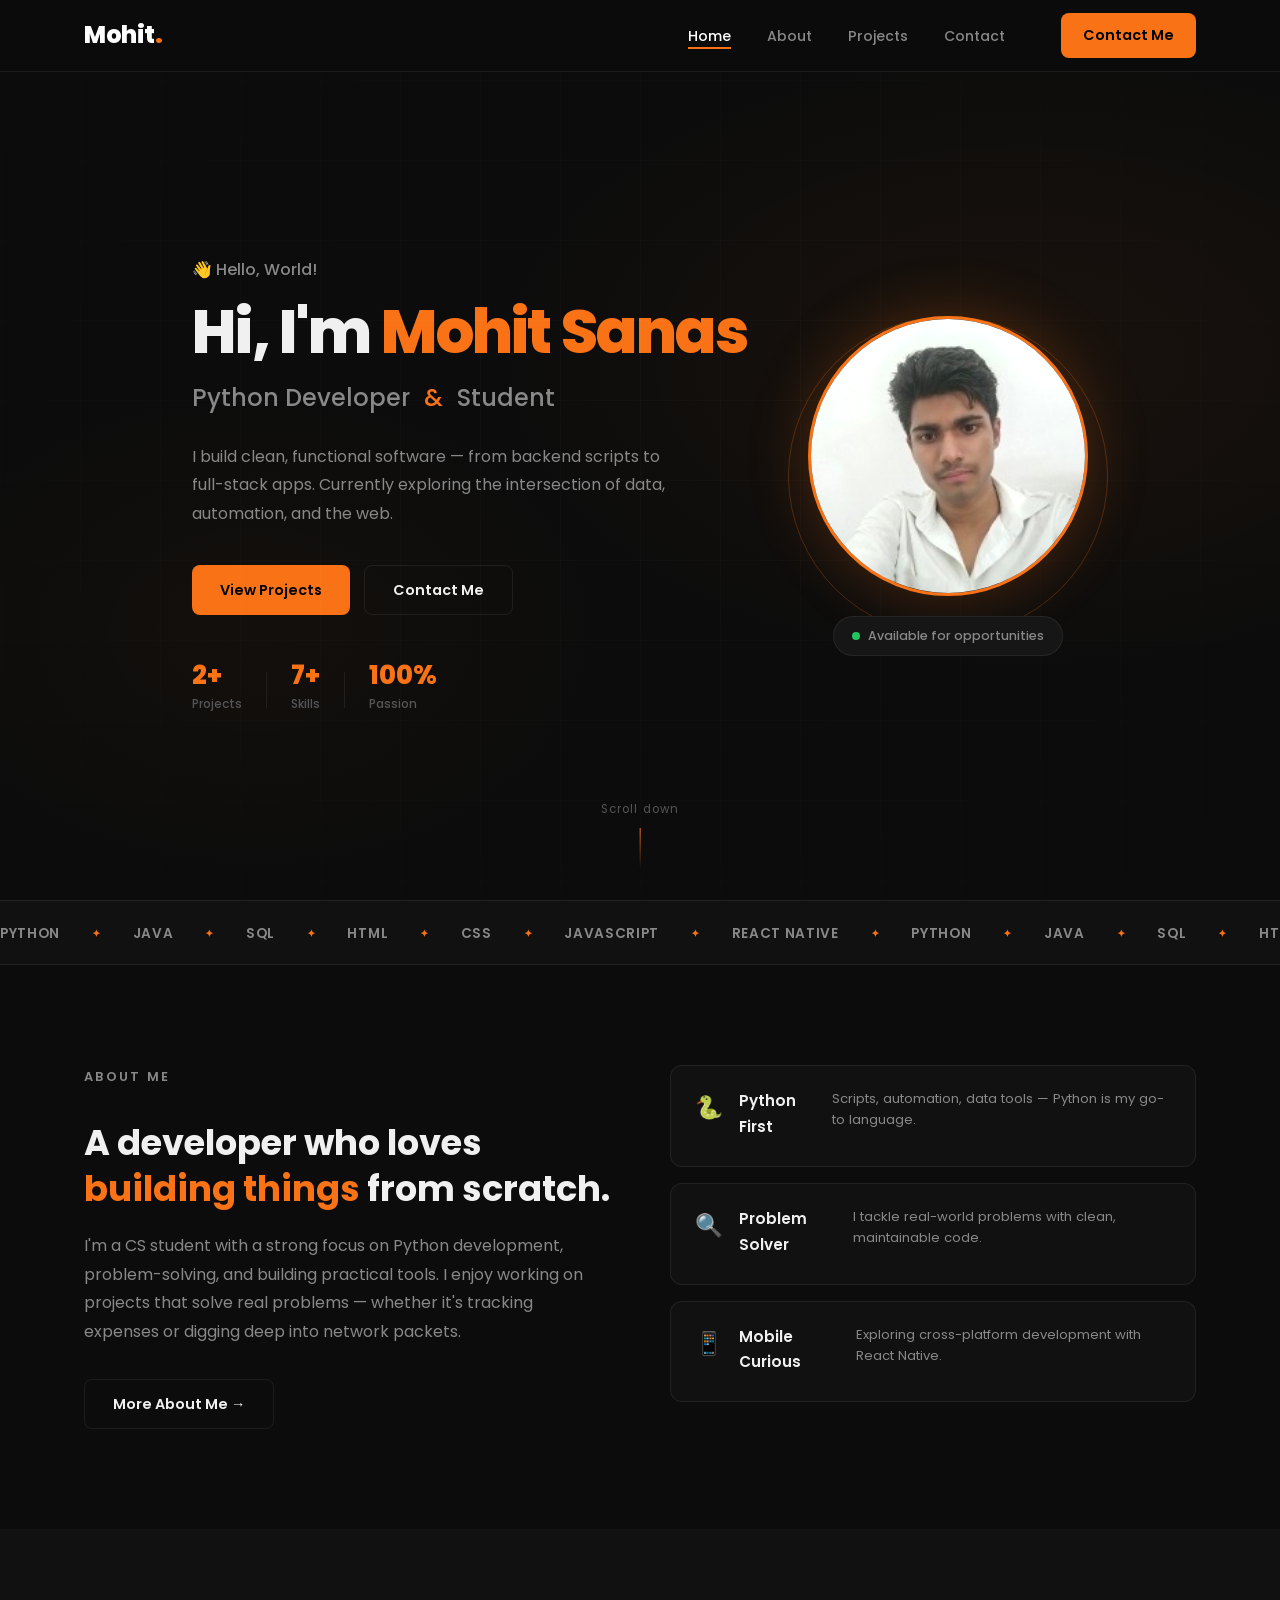
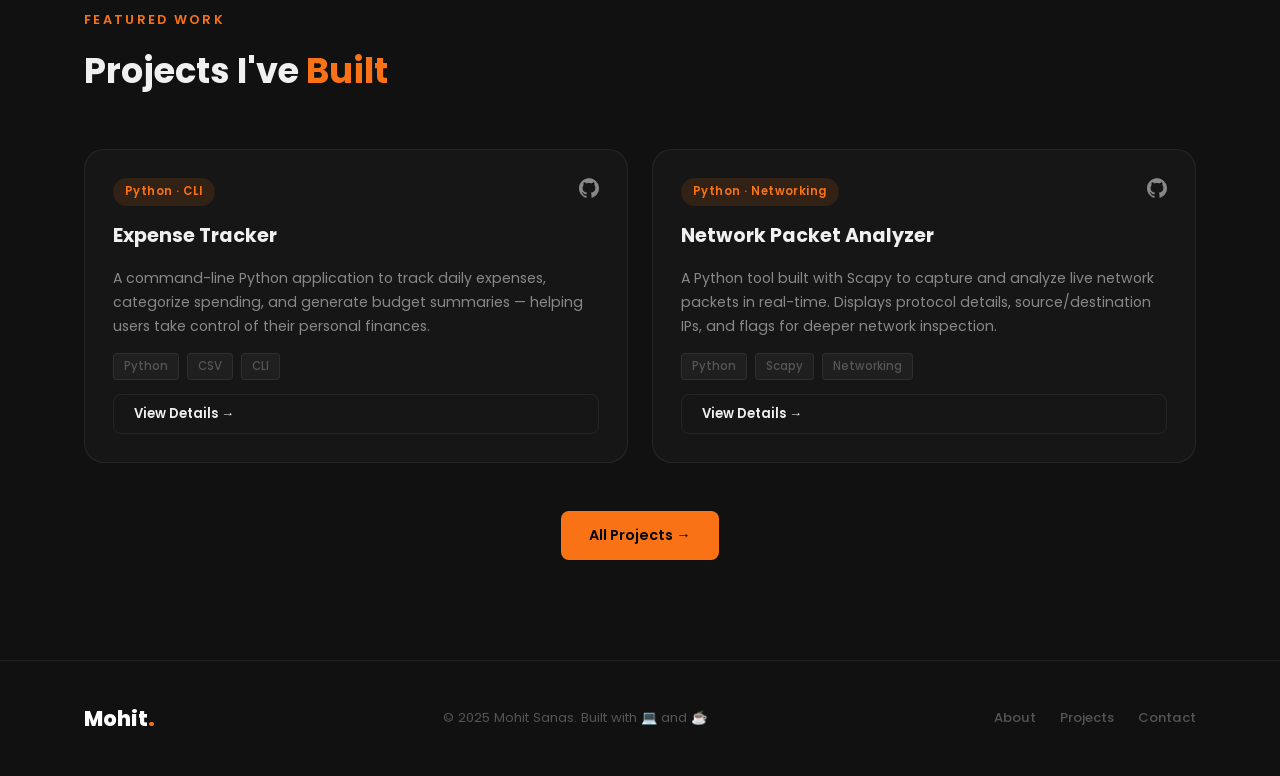
<file: index.html>
<!DOCTYPE html>
<html lang="en">
<head>
  <meta charset="UTF-8" />
  <meta name="viewport" content="width=device-width, initial-scale=1.0"/>
  <title>Mohit Sanas — Python Developer</title>
  <link rel="preconnect" href="https://fonts.googleapis.com"/>
  <link rel="preconnect" href="https://fonts.gstatic.com" crossorigin/>
  <link href="https://fonts.googleapis.com/css2?family=Poppins:wght@300;400;500;600;700;800&display=swap" rel="stylesheet"/>
  <link rel="stylesheet" href="assets/css/styles.css"/>
</head>
<body>

  <!-- NAVBAR -->
  <nav class="navbar" id="navbar">
    <div class="nav-container">
      <a href="index.html" class="nav-logo">Mohit<span class="accent">.</span></a>
      <ul class="nav-links" id="navLinks">
        <li><a href="index.html" class="nav-link active">Home</a></li>
        <li><a href="about.html" class="nav-link">About</a></li>
        <li><a href="projects.html" class="nav-link">Projects</a></li>
        <li><a href="contact.html" class="nav-link">Contact</a></li>
      </ul>
      <a href="contact.html" class="btn btn-primary nav-cta">Contact Me</a>
      <button class="hamburger" id="hamburger" aria-label="Toggle menu">
        <span></span><span></span><span></span>
      </button>
    </div>
  </nav>

  <!-- HERO -->
  <section class="hero">
    <div class="hero-container">
      <div class="hero-text">
        <p class="hero-greeting">👋 Hello, World!</p>
        <h1 class="hero-name">Hi, I'm <span class="accent">Mohit Sanas</span></h1>
        <h2 class="hero-role">Python Developer <span class="divider">&</span> Student</h2>
        <p class="hero-tagline">
          I build clean, functional software — from backend scripts to full-stack apps.
          Currently exploring the intersection of data, automation, and the web.
        </p>
        <div class="hero-buttons">
          <a href="projects.html" class="btn btn-primary">View Projects</a>
          <a href="contact.html" class="btn btn-outline">Contact Me</a>
        </div>
        <div class="hero-stats">
          <div class="stat">
            <span class="stat-num">2+</span>
            <span class="stat-label">Projects</span>
          </div>
          <div class="stat-divider"></div>
          <div class="stat">
            <span class="stat-num">7+</span>
            <span class="stat-label">Skills</span>
          </div>
          <div class="stat-divider"></div>
          <div class="stat">
            <span class="stat-num">100%</span>
            <span class="stat-label">Passion</span>
          </div>
        </div>
      </div>

      <div class="hero-image-wrap">
        <div class="hero-image-ring"></div>
        <div class="hero-image-box">
          <img
          src="assets/images/profile.jpg"
          alt="Mohit Sanas"
          class="hero-img"
          />
        </div>
        <div class="hero-badge">
          <span class="badge-dot"></span>
          Available for opportunities
        </div>
      </div>
    </div>

    <div class="hero-scroll-hint">
      <span>Scroll down</span>
      <div class="scroll-line"></div>
    </div>
  </section>

  <!-- SKILLS TICKER -->
  <section class="skills-ticker">
    <div class="ticker-track">
      <div class="ticker-items">
        <span>Python</span><span class="sep">✦</span>
        <span>Java</span><span class="sep">✦</span>
        <span>SQL</span><span class="sep">✦</span>
        <span>HTML</span><span class="sep">✦</span>
        <span>CSS</span><span class="sep">✦</span>
        <span>JavaScript</span><span class="sep">✦</span>
        <span>React Native</span><span class="sep">✦</span>
        <span>Python</span><span class="sep">✦</span>
        <span>Java</span><span class="sep">✦</span>
        <span>SQL</span><span class="sep">✦</span>
        <span>HTML</span><span class="sep">✦</span>
        <span>CSS</span><span class="sep">✦</span>
        <span>JavaScript</span><span class="sep">✦</span>
        <span>React Native</span><span class="sep">✦</span>
      </div>
    </div>
  </section>

  <!-- MINI ABOUT -->
  <section class="mini-about">
    <div class="container">
      <div class="mini-about-inner">
        <div class="mini-about-text">
          <p class="section-label">About Me</p>
          <h2>A developer who loves <span class="accent">building things</span> from scratch.</h2>
          <p>I'm a CS student with a strong focus on Python development, problem-solving, and
          building practical tools. I enjoy working on projects that solve real problems — whether
          it's tracking expenses or digging deep into network packets.</p>
          <a href="about.html" class="btn btn-outline">More About Me →</a>
        </div>
        <div class="mini-about-cards">
          <div class="mini-card">
            <div class="mini-card-icon">🐍</div>
            <h4>Python First</h4>
            <p>Scripts, automation, data tools — Python is my go-to language.</p>
          </div>
          <div class="mini-card">
            <div class="mini-card-icon">🔍</div>
            <h4>Problem Solver</h4>
            <p>I tackle real-world problems with clean, maintainable code.</p>
          </div>
          <div class="mini-card">
            <div class="mini-card-icon">📱</div>
            <h4>Mobile Curious</h4>
            <p>Exploring cross-platform development with React Native.</p>
          </div>
        </div>
      </div>
    </div>
  </section>

  <!-- FEATURED PROJECTS -->
  <section class="featured-project">
    <div class="container">
      <p class="section-label">Featured Work</p>
      <h2>Projects I've <span class="accent">Built</span></h2>
      <div class="featured-grid">
        <div class="project-card">
          <div class="project-card-header">
            <span class="project-tag">Python · CLI</span>
            <a href="https://github.com/mohitsanas" target="_blank" class="project-gh-link" aria-label="GitHub">
              <svg xmlns="http://www.w3.org/2000/svg" width="20" height="20" viewBox="0 0 24 24" fill="currentColor"><path d="M12 .297c-6.63 0-12 5.373-12 12 0 5.303 3.438 9.8 8.205 11.385.6.113.82-.258.82-.577 0-.285-.01-1.04-.015-2.04-3.338.724-4.042-1.61-4.042-1.61C4.422 18.07 3.633 17.7 3.633 17.7c-1.087-.744.084-.729.084-.729 1.205.084 1.838 1.236 1.838 1.236 1.07 1.835 2.809 1.305 3.495.998.108-.776.417-1.305.76-1.605-2.665-.3-5.466-1.332-5.466-5.93 0-1.31.465-2.38 1.235-3.22-.135-.303-.54-1.523.105-3.176 0 0 1.005-.322 3.3 1.23.96-.267 1.98-.399 3-.405 1.02.006 2.04.138 3 .405 2.28-1.552 3.285-1.23 3.285-1.23.645 1.653.24 2.873.12 3.176.765.84 1.23 1.91 1.23 3.22 0 4.61-2.805 5.625-5.475 5.92.42.36.81 1.096.81 2.22 0 1.606-.015 2.896-.015 3.286 0 .315.21.69.825.57C20.565 22.092 24 17.592 24 12.297c0-6.627-5.373-12-12-12"/></svg>
            </a>
          </div>
          <h3>Expense Tracker</h3>
          <p>A command-line Python application to track daily expenses, categorize spending, and generate budget summaries — helping users take control of their personal finances.</p>
          <div class="project-tech">
            <span>Python</span><span>CSV</span><span>CLI</span>
          </div>
          <a href="projects.html" class="btn btn-outline btn-sm">View Details →</a>
        </div>

        <div class="project-card">
          <div class="project-card-header">
            <span class="project-tag">Python · Networking</span>
            <a href="https://github.com/mohitsanas" target="_blank" class="project-gh-link" aria-label="GitHub">
              <svg xmlns="http://www.w3.org/2000/svg" width="20" height="20" viewBox="0 0 24 24" fill="currentColor"><path d="M12 .297c-6.63 0-12 5.373-12 12 0 5.303 3.438 9.8 8.205 11.385.6.113.82-.258.82-.577 0-.285-.01-1.04-.015-2.04-3.338.724-4.042-1.61-4.042-1.61C4.422 18.07 3.633 17.7 3.633 17.7c-1.087-.744.084-.729.084-.729 1.205.084 1.838 1.236 1.838 1.236 1.07 1.835 2.809 1.305 3.495.998.108-.776.417-1.305.76-1.605-2.665-.3-5.466-1.332-5.466-5.93 0-1.31.465-2.38 1.235-3.22-.135-.303-.54-1.523.105-3.176 0 0 1.005-.322 3.3 1.23.96-.267 1.98-.399 3-.405 1.02.006 2.04.138 3 .405 2.28-1.552 3.285-1.23 3.285-1.23.645 1.653.24 2.873.12 3.176.765.84 1.23 1.91 1.23 3.22 0 4.61-2.805 5.625-5.475 5.92.42.36.81 1.096.81 2.22 0 1.606-.015 2.896-.015 3.286 0 .315.21.69.825.57C20.565 22.092 24 17.592 24 12.297c0-6.627-5.373-12-12-12"/></svg>
            </a>
          </div>
          <h3>Network Packet Analyzer</h3>
          <p>A Python tool built with Scapy to capture and analyze live network packets in real-time. Displays protocol details, source/destination IPs, and flags for deeper network inspection.</p>
          <div class="project-tech">
            <span>Python</span><span>Scapy</span><span>Networking</span>
          </div>
          <a href="projects.html" class="btn btn-outline btn-sm">View Details →</a>
        </div>
      </div>
      <div class="center-btn">
        <a href="projects.html" class="btn btn-primary">All Projects →</a>
      </div>
    </div>
  </section>

  <!-- FOOTER -->
  <footer class="footer">
    <div class="container footer-inner">
      <p class="footer-name">Mohit<span class="accent">.</span></p>
      <p class="footer-copy">© 2025 Mohit Sanas. Built with 💻 and ☕</p>
      <div class="footer-links">
        <a href="about.html">About</a>
        <a href="projects.html">Projects</a>
        <a href="contact.html">Contact</a>
      </div>
    </div>
  </footer>

  <script src="assets/js/script.js"></script>
</body>
</html>
</file>
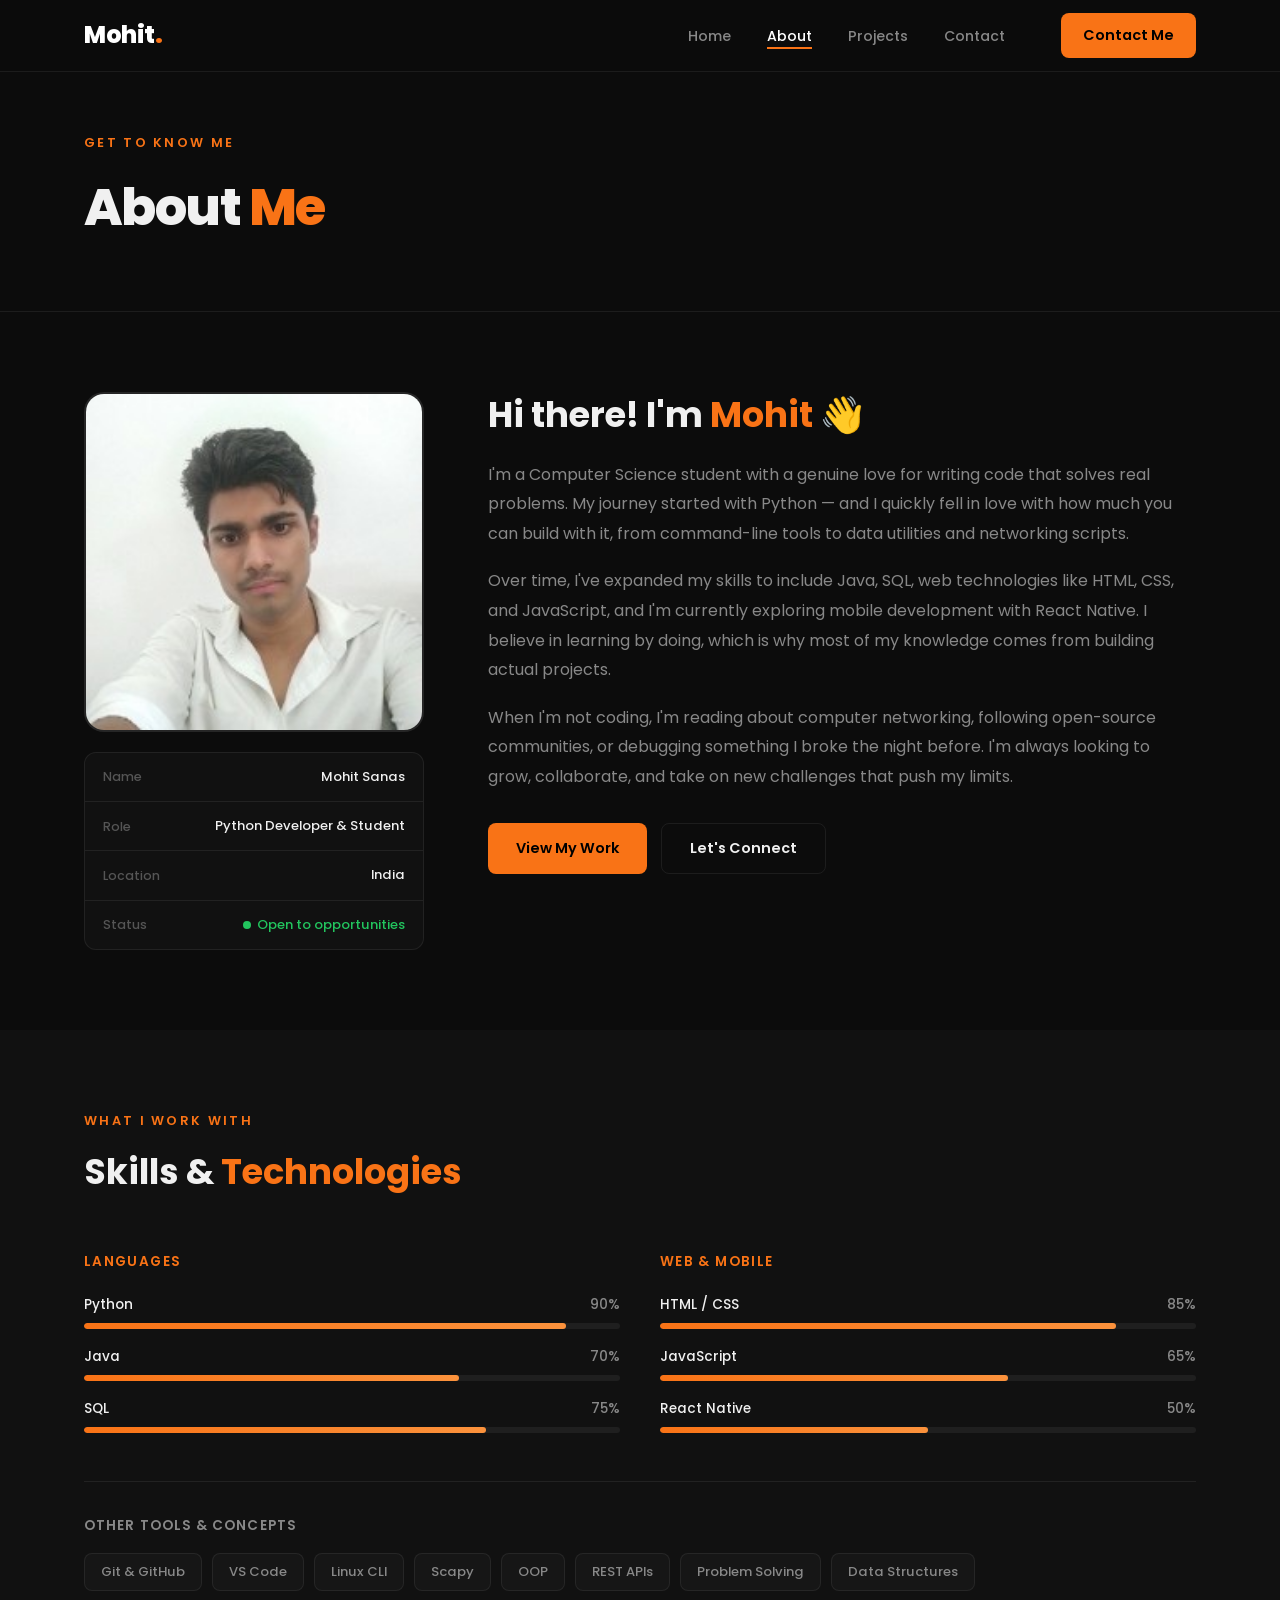
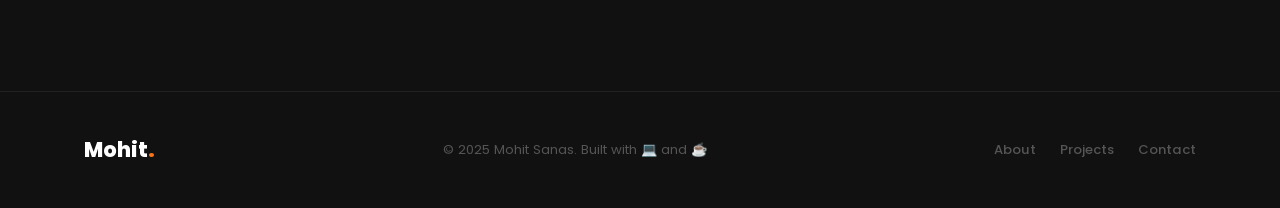
<file: about.html>
<!DOCTYPE html>
<html lang="en">
<head>
  <meta charset="UTF-8" />
  <meta name="viewport" content="width=device-width, initial-scale=1.0"/>
  <title>About — Mohit Sanas</title>
  <link rel="preconnect" href="https://fonts.googleapis.com"/>
  <link rel="preconnect" href="https://fonts.gstatic.com" crossorigin/>
  <link href="https://fonts.googleapis.com/css2?family=Poppins:wght@300;400;500;600;700;800&display=swap" rel="stylesheet"/>
  <link rel="stylesheet" href="assets/css/styles.css"/>
</head>
<body>

  <!-- NAVBAR -->
  <nav class="navbar" id="navbar">
    <div class="nav-container">
      <a href="index.html" class="nav-logo">Mohit<span class="accent">.</span></a>
      <ul class="nav-links" id="navLinks">
        <li><a href="index.html" class="nav-link">Home</a></li>
        <li><a href="about.html" class="nav-link active">About</a></li>
        <li><a href="projects.html" class="nav-link">Projects</a></li>
        <li><a href="contact.html" class="nav-link">Contact</a></li>
      </ul>
      <a href="contact.html" class="btn btn-primary nav-cta">Contact Me</a>
      <button class="hamburger" id="hamburger" aria-label="Toggle menu">
        <span></span><span></span><span></span>
      </button>
    </div>
  </nav>

  <!-- PAGE HEADER -->
  <section class="page-header">
    <div class="container">
      <p class="section-label">Get to know me</p>
      <h1>About <span class="accent">Me</span></h1>
    </div>
  </section>

  <!-- ABOUT MAIN -->
  <section class="about-main">
    <div class="container">
      <div class="about-grid">

        <div class="about-image-col">
          <div class="about-image-wrap">
            <img
              src="assets/images/profile.jpg"
              alt="Mohit Sanas"
              class="about-img"
            />
          </div>
          <div class="about-quick-info">
            <div class="info-item">
              <span class="info-label">Name</span>
              <span class="info-val">Mohit Sanas</span>
            </div>
            <div class="info-item">
              <span class="info-label">Role</span>
              <span class="info-val">Python Developer & Student</span>
            </div>
            <div class="info-item">
              <span class="info-label">Location</span>
              <span class="info-val">India</span>
            </div>
            <div class="info-item">
              <span class="info-label">Status</span>
              <span class="info-val available"><span class="dot"></span>Open to opportunities</span>
            </div>
          </div>
        </div>

        <div class="about-text-col">
          <h2>Hi there! I'm <span class="accent">Mohit</span> 👋</h2>
          <p>
            I'm a Computer Science student with a genuine love for writing code that solves real problems.
            My journey started with Python — and I quickly fell in love with how much you can build with it,
            from command-line tools to data utilities and networking scripts.
          </p>
          <p>
            Over time, I've expanded my skills to include Java, SQL, web technologies like HTML, CSS, and
            JavaScript, and I'm currently exploring mobile development with React Native. I believe in
            learning by doing, which is why most of my knowledge comes from building actual projects.
          </p>
          <p>
            When I'm not coding, I'm reading about computer networking, following open-source communities,
            or debugging something I broke the night before. I'm always looking to grow, collaborate, and
            take on new challenges that push my limits.
          </p>
          <div class="about-actions">
            <a href="projects.html" class="btn btn-primary">View My Work</a>
            <a href="contact.html" class="btn btn-outline">Let's Connect</a>
          </div>
        </div>
      </div>
    </div>
  </section>

  <!-- SKILLS -->
  <section class="skills-section">
    <div class="container">
      <p class="section-label">What I work with</p>
      <h2>Skills & <span class="accent">Technologies</span></h2>
      <div class="skills-grid">

        <div class="skill-category">
          <h4>Languages</h4>
          <div class="skill-list">
            <div class="skill-item">
              <div class="skill-info"><span>Python</span><span>90%</span></div>
              <div class="skill-bar"><div class="skill-fill" style="--w:90%"></div></div>
            </div>
            <div class="skill-item">
              <div class="skill-info"><span>Java</span><span>70%</span></div>
              <div class="skill-bar"><div class="skill-fill" style="--w:70%"></div></div>
            </div>
            <div class="skill-item">
              <div class="skill-info"><span>SQL</span><span>75%</span></div>
              <div class="skill-bar"><div class="skill-fill" style="--w:75%"></div></div>
            </div>
          </div>
        </div>

        <div class="skill-category">
          <h4>Web & Mobile</h4>
          <div class="skill-list">
            <div class="skill-item">
              <div class="skill-info"><span>HTML / CSS</span><span>85%</span></div>
              <div class="skill-bar"><div class="skill-fill" style="--w:85%"></div></div>
            </div>
            <div class="skill-item">
              <div class="skill-info"><span>JavaScript</span><span>65%</span></div>
              <div class="skill-bar"><div class="skill-fill" style="--w:65%"></div></div>
            </div>
            <div class="skill-item">
              <div class="skill-info"><span>React Native</span><span>50%</span></div>
              <div class="skill-bar"><div class="skill-fill" style="--w:50%"></div></div>
            </div>
          </div>
        </div>

      </div>

      <div class="skill-tags-row">
        <h4>Other tools & concepts</h4>
        <div class="skill-tags">
          <span>Git & GitHub</span>
          <span>VS Code</span>
          <span>Linux CLI</span>
          <span>Scapy</span>
          <span>OOP</span>
          <span>REST APIs</span>
          <span>Problem Solving</span>
          <span>Data Structures</span>
        </div>
      </div>
    </div>
  </section>

  <!-- FOOTER -->
  <footer class="footer">
    <div class="container footer-inner">
      <p class="footer-name">Mohit<span class="accent">.</span></p>
      <p class="footer-copy">© 2025 Mohit Sanas. Built with 💻 and ☕</p>
      <div class="footer-links">
        <a href="about.html">About</a>
        <a href="projects.html">Projects</a>
        <a href="contact.html">Contact</a>
      </div>
    </div>
  </footer>

  <script src="assets/js/script.js"></script>
</body>
</html>
</file>
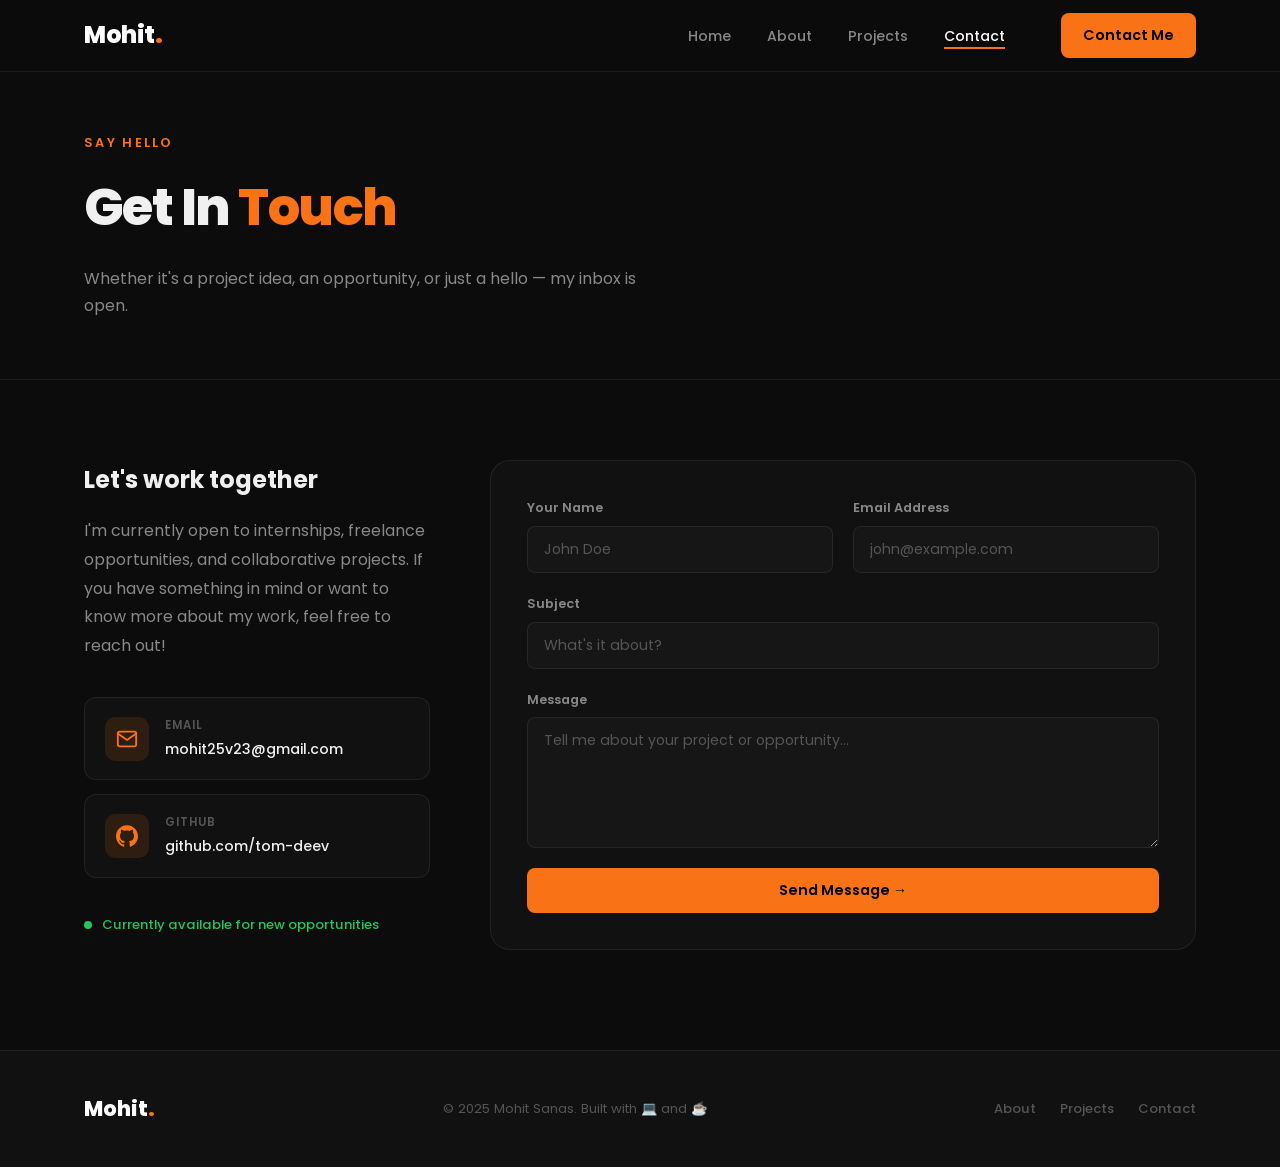
<file: contact.html>
<!DOCTYPE html>
<html lang="en">
<head>
  <meta charset="UTF-8" />
  <meta name="viewport" content="width=device-width, initial-scale=1.0"/>
  <title>Contact — Mohit Sanas</title>
  <link rel="preconnect" href="https://fonts.googleapis.com"/>
  <link rel="preconnect" href="https://fonts.gstatic.com" crossorigin/>
  <link href="https://fonts.googleapis.com/css2?family=Poppins:wght@300;400;500;600;700;800&display=swap" rel="stylesheet"/>
  <link rel="stylesheet" href="assets/css/styles.css"/>
</head>
<body>

  <!-- NAVBAR -->
  <nav class="navbar" id="navbar">
    <div class="nav-container">
      <a href="index.html" class="nav-logo">Mohit<span class="accent">.</span></a>
      <ul class="nav-links" id="navLinks">
        <li><a href="index.html" class="nav-link">Home</a></li>
        <li><a href="about.html" class="nav-link">About</a></li>
        <li><a href="projects.html" class="nav-link">Projects</a></li>
        <li><a href="contact.html" class="nav-link active">Contact</a></li>
      </ul>
      <a href="contact.html" class="btn btn-primary nav-cta">Contact Me</a>
      <button class="hamburger" id="hamburger" aria-label="Toggle menu">
        <span></span><span></span><span></span>
      </button>
    </div>
  </nav>

  <!-- PAGE HEADER -->
  <section class="page-header">
    <div class="container">
      <p class="section-label">Say hello</p>
      <h1>Get In <span class="accent">Touch</span></h1>
      <p class="page-header-sub">Whether it's a project idea, an opportunity, or just a hello — my inbox is open.</p>
    </div>
  </section>

  <!-- CONTACT SECTION -->
  <section class="contact-section">
    <div class="container">
      <div class="contact-grid">

        <!-- Left: Info -->
        <div class="contact-info">
          <h3>Let's work together</h3>
          <p>
            I'm currently open to internships, freelance opportunities, and collaborative projects.
            If you have something in mind or want to know more about my work, feel free to reach out!
          </p>

          <div class="contact-cards">
            <a href="mailto:mohit25v23@gmail.com" class="contact-card">
              <div class="contact-card-icon">
                <svg xmlns="http://www.w3.org/2000/svg" width="22" height="22" viewBox="0 0 24 24" fill="none" stroke="currentColor" stroke-width="2" stroke-linecap="round" stroke-linejoin="round"><path d="M4 4h16c1.1 0 2 .9 2 2v12c0 1.1-.9 2-2 2H4c-1.1 0-2-.9-2-2V6c0-1.1.9-2 2-2z"/><polyline points="22,6 12,13 2,6"/></svg>
              </div>
              <div class="contact-card-text">
                <span class="cc-label">Email</span>
                <span class="cc-value">mohit25v23@gmail.com</span>
              </div>
            </a>

            <a href="https://github.com/tom-deev" target="_blank" class="contact-card">
              <div class="contact-card-icon">
                <svg xmlns="http://www.w3.org/2000/svg" width="22" height="22" viewBox="0 0 24 24" fill="currentColor"><path d="M12 .297c-6.63 0-12 5.373-12 12 0 5.303 3.438 9.8 8.205 11.385.6.113.82-.258.82-.577 0-.285-.01-1.04-.015-2.04-3.338.724-4.042-1.61-4.042-1.61C4.422 18.07 3.633 17.7 3.633 17.7c-1.087-.744.084-.729.084-.729 1.205.084 1.838 1.236 1.838 1.236 1.07 1.835 2.809 1.305 3.495.998.108-.776.417-1.305.76-1.605-2.665-.3-5.466-1.332-5.466-5.93 0-1.31.465-2.38 1.235-3.22-.135-.303-.54-1.523.105-3.176 0 0 1.005-.322 3.3 1.23.96-.267 1.98-.399 3-.405 1.02.006 2.04.138 3 .405 2.28-1.552 3.285-1.23 3.285-1.23.645 1.653.24 2.873.12 3.176.765.84 1.23 1.91 1.23 3.22 0 4.61-2.805 5.625-5.475 5.92.42.36.81 1.096.81 2.22 0 1.606-.015 2.896-.015 3.286 0 .315.21.69.825.57C20.565 22.092 24 17.592 24 12.297c0-6.627-5.373-12-12-12"/></svg>
              </div>
              <div class="contact-card-text">
                <span class="cc-label">GitHub</span>
                <span class="cc-value">github.com/tom-deev</span>
              </div>
            </a>
          </div>

          <div class="contact-availability">
            <span class="badge-dot pulse"></span>
            Currently available for new opportunities
          </div>
        </div>

        <!-- Right: Form -->
        <div class="contact-form-wrap">
          <form class="contact-form" id="contactForm">
            <div class="form-row">
              <div class="form-group">
                <label for="name">Your Name</label>
                <input type="text" id="name" name="name" placeholder="John Doe" required />
              </div>
              <div class="form-group">
                <label for="email">Email Address</label>
                <input type="email" id="email" name="email" placeholder="john@example.com" required />
              </div>
            </div>
            <div class="form-group">
              <label for="subject">Subject</label>
              <input type="text" id="subject" name="subject" placeholder="What's it about?" required />
            </div>
            <div class="form-group">
              <label for="message">Message</label>
              <textarea id="message" name="message" rows="5" placeholder="Tell me about your project or opportunity..." required></textarea>
            </div>
            <button type="submit" class="btn btn-primary btn-block">Send Message →</button>
            <div class="form-success" id="formSuccess">
              ✅ Message sent! I'll get back to you soon.
            </div>
          </form>
        </div>

      </div>
    </div>
  </section>

  <!-- FOOTER -->
  <footer class="footer">
    <div class="container footer-inner">
      <p class="footer-name">Mohit<span class="accent">.</span></p>
      <p class="footer-copy">© 2025 Mohit Sanas. Built with 💻 and ☕</p>
      <div class="footer-links">
        <a href="about.html">About</a>
        <a href="projects.html">Projects</a>
        <a href="contact.html">Contact</a>
      </div>
    </div>
  </footer>

  <script src="assets/js/script.js"></script>
</body>
</html>
</file>
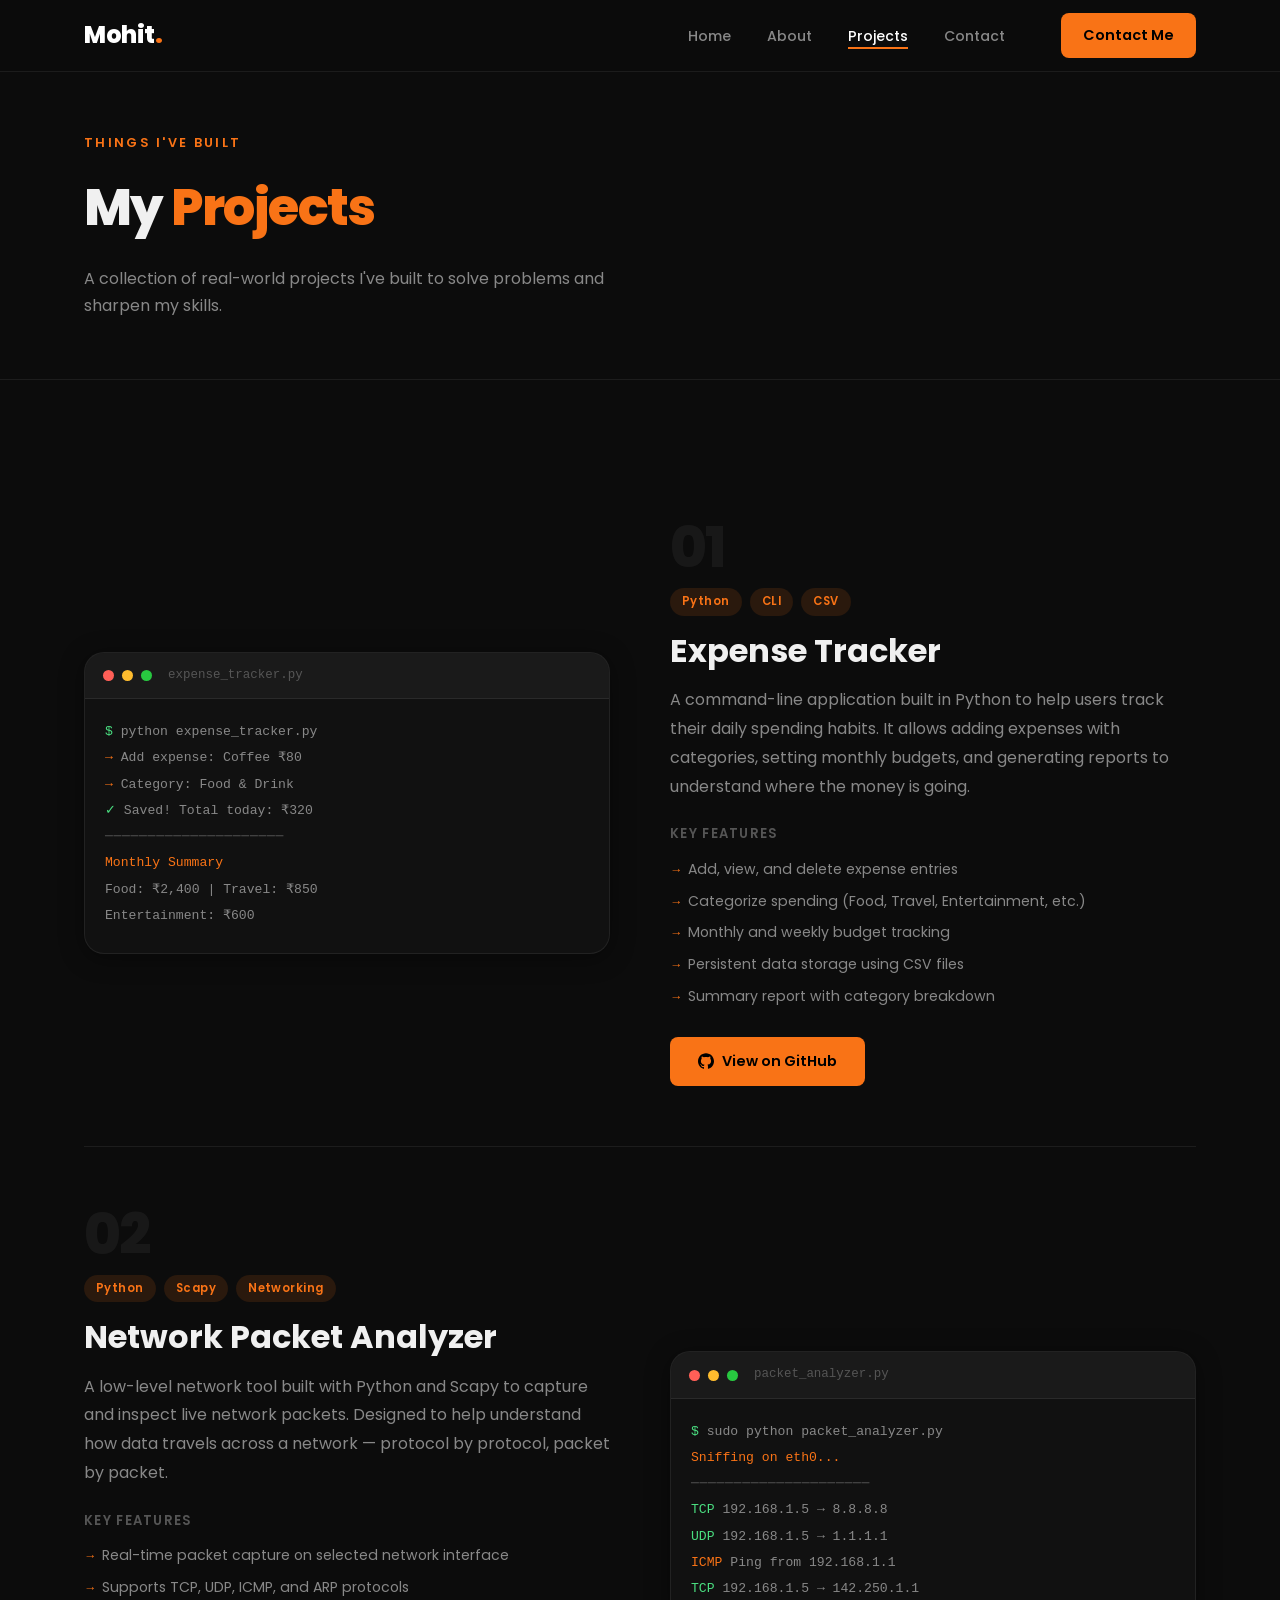
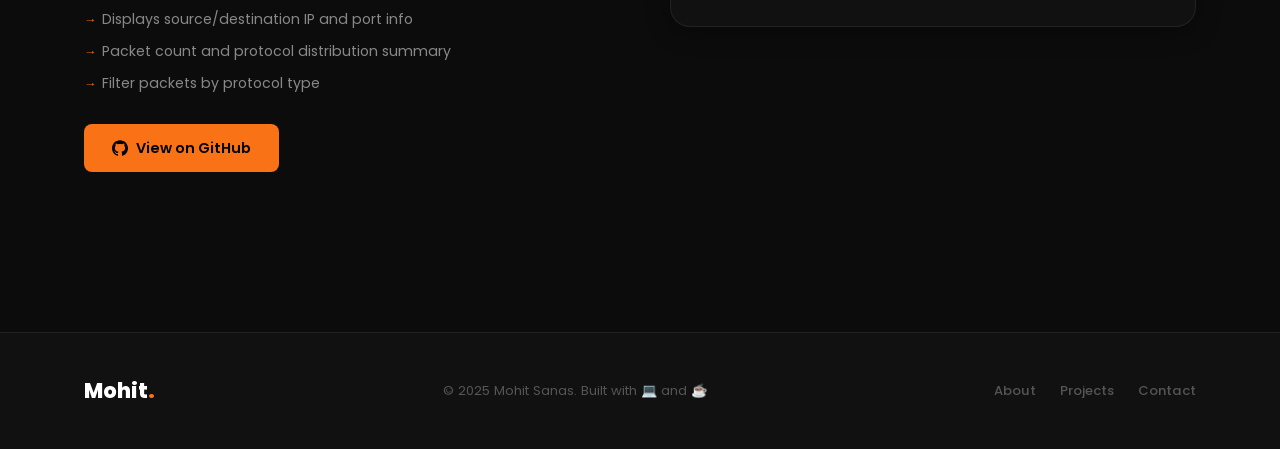
<file: projects.html>
<!DOCTYPE html>
<html lang="en">
<head>
  <meta charset="UTF-8" />
  <meta name="viewport" content="width=device-width, initial-scale=1.0"/>
  <title>Projects — Mohit Sanas</title>
  <link rel="preconnect" href="https://fonts.googleapis.com"/>
  <link rel="preconnect" href="https://fonts.gstatic.com" crossorigin/>
  <link href="https://fonts.googleapis.com/css2?family=Poppins:wght@300;400;500;600;700;800&display=swap" rel="stylesheet"/>
  <link rel="stylesheet" href="assets/css/styles.css"/>
</head>
<body>

  <!-- NAVBAR -->
  <nav class="navbar" id="navbar">
    <div class="nav-container">
      <a href="index.html" class="nav-logo">Mohit<span class="accent">.</span></a>
      <ul class="nav-links" id="navLinks">
        <li><a href="index.html" class="nav-link">Home</a></li>
        <li><a href="about.html" class="nav-link">About</a></li>
        <li><a href="projects.html" class="nav-link active">Projects</a></li>
        <li><a href="contact.html" class="nav-link">Contact</a></li>
      </ul>
      <a href="contact.html" class="btn btn-primary nav-cta">Contact Me</a>
      <button class="hamburger" id="hamburger" aria-label="Toggle menu">
        <span></span><span></span><span></span>
      </button>
    </div>
  </nav>

  <!-- PAGE HEADER -->
  <section class="page-header">
    <div class="container">
      <p class="section-label">Things I've built</p>
      <h1>My <span class="accent">Projects</span></h1>
      <p class="page-header-sub">A collection of real-world projects I've built to solve problems and sharpen my skills.</p>
    </div>
  </section>

  <!-- PROJECTS -->
  <section class="projects-section">
    <div class="container">

      <!-- Project 1 -->
      <div class="project-full-card">
        <div class="project-full-left">
          <div class="project-full-visual">
            <div class="project-mockup">
              <div class="mockup-header">
                <span class="dot red"></span>
                <span class="dot yellow"></span>
                <span class="dot green"></span>
                <span class="mockup-title">expense_tracker.py</span>
              </div>
              <div class="mockup-body">
                <p><span class="code-green">$</span> python expense_tracker.py</p>
                <p><span class="code-orange">→</span> Add expense: Coffee ₹80</p>
                <p><span class="code-orange">→</span> Category: Food & Drink</p>
                <p><span class="code-green">✓</span> Saved! Total today: ₹320</p>
                <p class="code-dim">─────────────────────</p>
                <p><span class="code-orange">Monthly Summary</span></p>
                <p>Food: ₹2,400 | Travel: ₹850</p>
                <p>Entertainment: ₹600</p>
              </div>
            </div>
          </div>
        </div>
        <div class="project-full-right">
          <span class="project-number">01</span>
          <div class="project-tags-row">
            <span class="project-tag">Python</span>
            <span class="project-tag">CLI</span>
            <span class="project-tag">CSV</span>
          </div>
          <h2>Expense Tracker</h2>
          <p>
            A command-line application built in Python to help users track their daily
            spending habits. It allows adding expenses with categories, setting monthly
            budgets, and generating reports to understand where the money is going.
          </p>
          <h4>Key Features</h4>
          <ul class="feature-list">
            <li>Add, view, and delete expense entries</li>
            <li>Categorize spending (Food, Travel, Entertainment, etc.)</li>
            <li>Monthly and weekly budget tracking</li>
            <li>Persistent data storage using CSV files</li>
            <li>Summary report with category breakdown</li>
          </ul>
          <div class="project-full-actions">
            <a href="https://github.com/tom-deev/expense-tracker" target="_blank" class="btn btn-primary">
              <svg xmlns="http://www.w3.org/2000/svg" width="16" height="16" viewBox="0 0 24 24" fill="currentColor"><path d="M12 .297c-6.63 0-12 5.373-12 12 0 5.303 3.438 9.8 8.205 11.385.6.113.82-.258.82-.577 0-.285-.01-1.04-.015-2.04-3.338.724-4.042-1.61-4.042-1.61C4.422 18.07 3.633 17.7 3.633 17.7c-1.087-.744.084-.729.084-.729 1.205.084 1.838 1.236 1.838 1.236 1.07 1.835 2.809 1.305 3.495.998.108-.776.417-1.305.76-1.605-2.665-.3-5.466-1.332-5.466-5.93 0-1.31.465-2.38 1.235-3.22-.135-.303-.54-1.523.105-3.176 0 0 1.005-.322 3.3 1.23.96-.267 1.98-.399 3-.405 1.02.006 2.04.138 3 .405 2.28-1.552 3.285-1.23 3.285-1.23.645 1.653.24 2.873.12 3.176.765.84 1.23 1.91 1.23 3.22 0 4.61-2.805 5.625-5.475 5.92.42.36.81 1.096.81 2.22 0 1.606-.015 2.896-.015 3.286 0 .315.21.69.825.57C20.565 22.092 24 17.592 24 12.297c0-6.627-5.373-12-12-12"/></svg>
              View on GitHub
            </a>
          </div>
        </div>
      </div>

      <!-- Project 2 -->
      <div class="project-full-card project-full-card--reverse">
        <div class="project-full-left">
          <div class="project-full-visual">
            <div class="project-mockup">
              <div class="mockup-header">
                <span class="dot red"></span>
                <span class="dot yellow"></span>
                <span class="dot green"></span>
                <span class="mockup-title">packet_analyzer.py</span>
              </div>
              <div class="mockup-body">
                <p><span class="code-green">$</span> sudo python packet_analyzer.py</p>
                <p><span class="code-orange">Sniffing on eth0...</span></p>
                <p class="code-dim">─────────────────────</p>
                <p><span class="code-green">TCP</span> 192.168.1.5 → 8.8.8.8</p>
                <p><span class="code-green">UDP</span> 192.168.1.5 → 1.1.1.1</p>
                <p><span class="code-orange">ICMP</span> Ping from 192.168.1.1</p>
                <p><span class="code-green">TCP</span> 192.168.1.5 → 142.250.1.1</p>
              </div>
            </div>
          </div>
        </div>
        <div class="project-full-right">
          <span class="project-number">02</span>
          <div class="project-tags-row">
            <span class="project-tag">Python</span>
            <span class="project-tag">Scapy</span>
            <span class="project-tag">Networking</span>
          </div>
          <h2>Network Packet Analyzer</h2>
          <p>
            A low-level network tool built with Python and Scapy to capture and inspect
            live network packets. Designed to help understand how data travels across a
            network — protocol by protocol, packet by packet.
          </p>
          <h4>Key Features</h4>
          <ul class="feature-list">
            <li>Real-time packet capture on selected network interface</li>
            <li>Supports TCP, UDP, ICMP, and ARP protocols</li>
            <li>Displays source/destination IP and port info</li>
            <li>Packet count and protocol distribution summary</li>
            <li>Filter packets by protocol type</li>
          </ul>
          <div class="project-full-actions">
            <a href="https://github.com/tom-deev/network-packet-analyzer" target="_blank" class="btn btn-primary">
              <svg xmlns="http://www.w3.org/2000/svg" width="16" height="16" viewBox="0 0 24 24" fill="currentColor"><path d="M12 .297c-6.63 0-12 5.373-12 12 0 5.303 3.438 9.8 8.205 11.385.6.113.82-.258.82-.577 0-.285-.01-1.04-.015-2.04-3.338.724-4.042-1.61-4.042-1.61C4.422 18.07 3.633 17.7 3.633 17.7c-1.087-.744.084-.729.084-.729 1.205.084 1.838 1.236 1.838 1.236 1.07 1.835 2.809 1.305 3.495.998.108-.776.417-1.305.76-1.605-2.665-.3-5.466-1.332-5.466-5.93 0-1.31.465-2.38 1.235-3.22-.135-.303-.54-1.523.105-3.176 0 0 1.005-.322 3.3 1.23.96-.267 1.98-.399 3-.405 1.02.006 2.04.138 3 .405 2.28-1.552 3.285-1.23 3.285-1.23.645 1.653.24 2.873.12 3.176.765.84 1.23 1.91 1.23 3.22 0 4.61-2.805 5.625-5.475 5.92.42.36.81 1.096.81 2.22 0 1.606-.015 2.896-.015 3.286 0 .315.21.69.825.57C20.565 22.092 24 17.592 24 12.297c0-6.627-5.373-12-12-12"/></svg>
              View on GitHub
            </a>
          </div>
        </div>
      </div>

    </div>
  </section>

  <!-- FOOTER -->
  <footer class="footer">
    <div class="container footer-inner">
      <p class="footer-name">Mohit<span class="accent">.</span></p>
      <p class="footer-copy">© 2025 Mohit Sanas. Built with 💻 and ☕</p>
      <div class="footer-links">
        <a href="about.html">About</a>
        <a href="projects.html">Projects</a>
        <a href="contact.html">Contact</a>
      </div>
    </div>
  </footer>

  <script src="assets/js/script.js"></script>
</body>
</html>
</file>
<file: assets/css/styles.css>
/* ============================================
   MOHIT SANAS — PORTFOLIO CSS
   Dark Theme · Orange Accent · Poppins
   ============================================ */

/* === RESET & BASE === */
*, *::before, *::after {
  box-sizing: border-box;
  margin: 0;
  padding: 0;
}

:root {
  --accent:       #f97316;
  --accent-dim:   rgba(249, 115, 22, 0.12);
  --accent-glow:  rgba(249, 115, 22, 0.35);
  --bg:           #0c0c0c;
  --bg-2:         #111111;
  --bg-3:         #161616;
  --border:       rgba(255, 255, 255, 0.07);
  --border-hover: rgba(249, 115, 22, 0.4);
  --text:         #f0f0f0;
  --text-muted:   #888;
  --text-dim:     #555;
  --white:        #ffffff;
  --radius:       12px;
  --radius-lg:    20px;
  --shadow:       0 4px 24px rgba(0,0,0,0.4);
  --shadow-orange:0 4px 24px rgba(249, 115, 22, 0.2);
  --transition:   0.25s ease;
  --nav-h:        72px;
}

html {
  scroll-behavior: smooth;
}

body {
  font-family: 'Poppins', sans-serif;
  background: var(--bg);
  color: var(--text);
  line-height: 1.7;
  -webkit-font-smoothing: antialiased;
}

img { max-width: 100%; display: block; }
a  { text-decoration: none; color: inherit; }
ul { list-style: none; }

.container {
  width: 100%;
  max-width: 1160px;
  margin: 0 auto;
  padding: 0 24px;
}

.accent { color: var(--accent); }

.section-label {
  font-size: 0.8rem;
  font-weight: 600;
  letter-spacing: 0.18em;
  text-transform: uppercase;
  color: var(--accent);
  margin-bottom: 10px;
}

.center-btn { text-align: center; margin-top: 48px; }

/* === BUTTONS === */
.btn {
  display: inline-flex;
  align-items: center;
  gap: 8px;
  padding: 12px 28px;
  border-radius: 8px;
  font-family: 'Poppins', sans-serif;
  font-size: 0.9rem;
  font-weight: 600;
  cursor: pointer;
  border: none;
  transition: all var(--transition);
  white-space: nowrap;
}

.btn-primary {
  background: var(--accent);
  color: #000;
}
.btn-primary:hover {
  background: #fb923c;
  transform: translateY(-2px);
  box-shadow: var(--shadow-orange);
}

.btn-outline {
  background: transparent;
  color: var(--text);
  border: 1.5px solid var(--border);
}
.btn-outline:hover {
  border-color: var(--accent);
  color: var(--accent);
  transform: translateY(-2px);
}

.btn-sm { padding: 8px 20px; font-size: 0.82rem; }
.btn-block { width: 100%; justify-content: center; }


/* ============================================
   NAVBAR
   ============================================ */
.navbar {
  position: fixed;
  top: 0; left: 0; right: 0;
  z-index: 999;
  height: var(--nav-h);
  background: rgba(12, 12, 12, 0.85);
  backdrop-filter: blur(14px);
  -webkit-backdrop-filter: blur(14px);
  border-bottom: 1px solid var(--border);
  transition: background var(--transition);
}

.navbar.scrolled {
  background: rgba(12, 12, 12, 0.97);
}

.nav-container {
  max-width: 1160px;
  margin: 0 auto;
  padding: 0 24px;
  height: 100%;
  display: flex;
  align-items: center;
  gap: 40px;
}

.nav-logo {
  font-size: 1.5rem;
  font-weight: 800;
  letter-spacing: -0.02em;
  color: var(--white);
  flex-shrink: 0;
}

.nav-links {
  display: flex;
  align-items: center;
  gap: 36px;
  margin-left: auto;
}

.nav-link {
  font-size: 0.88rem;
  font-weight: 500;
  color: var(--text-muted);
  transition: color var(--transition);
  position: relative;
}

.nav-link::after {
  content: '';
  position: absolute;
  bottom: -3px;
  left: 0;
  width: 0;
  height: 2px;
  background: var(--accent);
  transition: width var(--transition);
}

.nav-link:hover,
.nav-link.active {
  color: var(--white);
}
.nav-link:hover::after,
.nav-link.active::after {
  width: 100%;
}

.nav-cta { margin-left: 16px; padding: 10px 22px; }

.hamburger {
  display: none;
  flex-direction: column;
  gap: 5px;
  background: none;
  border: none;
  cursor: pointer;
  margin-left: auto;
  padding: 4px;
}
.hamburger span {
  display: block;
  width: 24px;
  height: 2px;
  background: var(--text);
  border-radius: 2px;
  transition: all var(--transition);
}
.hamburger.open span:nth-child(1) { transform: translateY(7px) rotate(45deg); }
.hamburger.open span:nth-child(2) { opacity: 0; }
.hamburger.open span:nth-child(3) { transform: translateY(-7px) rotate(-45deg); }


/* ============================================
   HERO
   ============================================ */
.hero {
  min-height: 100vh;
  display: flex;
  flex-direction: column;
  justify-content: center;
  padding-top: var(--nav-h);
  background:
    radial-gradient(ellipse 60% 50% at 80% 40%, rgba(249, 115, 22, 0.06) 0%, transparent 70%),
    radial-gradient(ellipse 40% 40% at 20% 70%, rgba(249, 115, 22, 0.03) 0%, transparent 70%),
    var(--bg);
  position: relative;
  overflow: hidden;
}

.hero::before {
  content: '';
  position: absolute;
  inset: 0;
  background-image:
    linear-gradient(rgba(255,255,255,0.025) 1px, transparent 1px),
    linear-gradient(90deg, rgba(255,255,255,0.025) 1px, transparent 1px);
  background-size: 80px 80px;
  mask-image: radial-gradient(ellipse 80% 80% at 50% 50%, black 0%, transparent 100%);
  pointer-events: none;
}

.hero-container {
  max-width: 1160px;
  margin: 0 auto;
  padding: 80px 24px;
  display: flex;
  align-items: center;
  gap: 60px;
}

.hero-text { flex: 1; }

.hero-greeting {
  font-size: 1rem;
  font-weight: 500;
  color: var(--text-muted);
  margin-bottom: 16px;
}

.hero-name {
  font-size: clamp(2.4rem, 5vw, 3.8rem);
  font-weight: 800;
  line-height: 1.1;
  letter-spacing: -0.03em;
  margin-bottom: 12px;
}

.hero-role {
  font-size: clamp(1.1rem, 2.5vw, 1.5rem);
  font-weight: 500;
  color: var(--text-muted);
  margin-bottom: 24px;
}

.hero-role .divider { color: var(--accent); margin: 0 8px; }

.hero-tagline {
  font-size: 1rem;
  color: var(--text-muted);
  max-width: 500px;
  margin-bottom: 36px;
  line-height: 1.8;
}

.hero-buttons {
  display: flex;
  gap: 14px;
  flex-wrap: wrap;
  margin-bottom: 48px;
}

.hero-stats {
  display: flex;
  align-items: center;
  gap: 24px;
}

.stat { text-align: left; }
.stat-num {
  display: block;
  font-size: 1.6rem;
  font-weight: 800;
  color: var(--accent);
  line-height: 1;
}
.stat-label {
  font-size: 0.75rem;
  color: var(--text-dim);
  font-weight: 500;
}
.stat-divider {
  width: 1px;
  height: 36px;
  background: var(--border);
}

/* Hero image */
.hero-image-wrap {
  flex-shrink: 0;
  position: relative;
  display: flex;
  flex-direction: column;
  align-items: center;
}

.hero-image-ring {
  position: absolute;
  width: 320px;
  height: 320px;
  border-radius: 50%;
  border: 1.5px solid rgba(249, 115, 22, 0.25);
  animation: ring-pulse 3s ease-in-out infinite;
}

@keyframes ring-pulse {
  0%, 100% { transform: scale(1); opacity: 0.5; }
  50%       { transform: scale(1.05); opacity: 1; }
}

.hero-image-box {
  width: 280px;
  height: 280px;
  border-radius: 50%;
  border: 3px solid var(--accent);
  overflow: hidden;
  background: var(--bg-3);
  box-shadow: 0 0 60px rgba(249, 115, 22, 0.25);
  position: relative;
  z-index: 1;
}

.hero-img {
  width: 100%;
  height: 100%;
  object-fit: cover;
  filter: contrast(1.05) brightness(1.02);
  transition: transform 0.3s ease;
 
}

.hero-image-box:hover .hero-img {
  transform: scale(1.05);
}

.hero-badge {
  margin-top: 20px;
  display: flex;
  align-items: center;
  gap: 8px;
  background: var(--bg-3);
  border: 1px solid var(--border);
  border-radius: 100px;
  padding: 8px 18px;
  font-size: 0.78rem;
  font-weight: 500;
  color: var(--text-muted);
  position: relative;
  z-index: 1;
}

.badge-dot, .dot {
  width: 8px;
  height: 8px;
  background: #22c55e;
  border-radius: 50%;
  animation: badge-blink 1.8s ease-in-out infinite;
  flex-shrink: 0;
}

@keyframes badge-blink {
  0%, 100% { opacity: 1; }
  50%       { opacity: 0.3; }
}

.badge-dot.pulse {
  animation: badge-blink 1.8s ease-in-out infinite;
}

/* Scroll hint */
.hero-scroll-hint {
  position: absolute;
  bottom: 32px;
  left: 50%;
  transform: translateX(-50%);
  display: flex;
  flex-direction: column;
  align-items: center;
  gap: 8px;
  color: var(--text-dim);
  font-size: 0.72rem;
  letter-spacing: 0.1em;
}
.scroll-line {
  width: 1.5px;
  height: 40px;
  background: linear-gradient(to bottom, var(--accent), transparent);
  animation: scroll-fade 1.8s ease-in-out infinite;
}
@keyframes scroll-fade {
  0%, 100% { opacity: 0.3; transform: scaleY(1); }
  50%       { opacity: 1; }
}


/* ============================================
   SKILLS TICKER
   ============================================ */
.skills-ticker {
  background: var(--bg-2);
  border-top: 1px solid var(--border);
  border-bottom: 1px solid var(--border);
  overflow: hidden;
  padding: 18px 0;
}

.ticker-track {
  overflow: hidden;
  white-space: nowrap;
}

.ticker-items {
  display: inline-flex;
  align-items: center;
  gap: 32px;
  animation: ticker-move 18s linear infinite;
}

.ticker-items span {
  font-size: 0.85rem;
  font-weight: 600;
  color: var(--text-muted);
  letter-spacing: 0.05em;
  text-transform: uppercase;
}

.ticker-items .sep { color: var(--accent); font-size: 0.65rem; }

@keyframes ticker-move {
  0%   { transform: translateX(0); }
  100% { transform: translateX(-50%); }
}


/* ============================================
   MINI ABOUT (homepage)
   ============================================ */
.mini-about {
  padding: 100px 0;
  background: var(--bg);
}

.mini-about-inner {
  display: grid;
  grid-template-columns: 1fr 1fr;
  gap: 60px;
  align-items: start;
}

.mini-about-text h2 {
  font-size: clamp(1.6rem, 3vw, 2.2rem);
  font-weight: 700;
  line-height: 1.3;
  margin-bottom: 20px;
}

.mini-about-text p {
  color: var(--text-muted);
  margin-bottom: 32px;
  line-height: 1.8;
}

.mini-about-cards {
  display: flex;
  flex-direction: column;
  gap: 16px;
}

.mini-card {
  background: var(--bg-2);
  border: 1px solid var(--border);
  border-radius: var(--radius);
  padding: 22px 24px;
  display: flex;
  align-items: flex-start;
  gap: 16px;
  transition: border-color var(--transition), transform var(--transition);
}
.mini-card:hover {
  border-color: var(--border-hover);
  transform: translateX(4px);
}
.mini-card-icon { font-size: 1.4rem; flex-shrink: 0; }
.mini-card h4 { font-size: 0.95rem; font-weight: 600; margin-bottom: 4px; }
.mini-card p  { font-size: 0.82rem; color: var(--text-muted); line-height: 1.6; }


/* ============================================
   FEATURED PROJECTS (homepage)
   ============================================ */
.featured-project {
  padding: 80px 0 100px;
  background: var(--bg-2);
}

.featured-project h2 {
  font-size: clamp(1.6rem, 3vw, 2.2rem);
  font-weight: 700;
  margin-bottom: 48px;
}

.featured-grid {
  display: grid;
  grid-template-columns: 1fr 1fr;
  gap: 24px;
}

.project-card {
  background: var(--bg-3);
  border: 1px solid var(--border);
  border-radius: var(--radius-lg);
  padding: 28px;
  transition: all var(--transition);
  display: flex;
  flex-direction: column;
  gap: 14px;
}
.project-card:hover {
  border-color: var(--border-hover);
  transform: translateY(-4px);
  box-shadow: var(--shadow-orange);
}

.project-card-header {
  display: flex;
  align-items: center;
  justify-content: space-between;
}

.project-tag {
  font-size: 0.72rem;
  font-weight: 600;
  background: var(--accent-dim);
  color: var(--accent);
  padding: 4px 12px;
  border-radius: 100px;
  letter-spacing: 0.04em;
}

.project-gh-link {
  color: var(--text-muted);
  transition: color var(--transition);
}
.project-gh-link:hover { color: var(--accent); }

.project-card h3 {
  font-size: 1.2rem;
  font-weight: 700;
}

.project-card p {
  font-size: 0.88rem;
  color: var(--text-muted);
  line-height: 1.7;
  flex: 1;
}

.project-tech {
  display: flex;
  gap: 8px;
  flex-wrap: wrap;
}
.project-tech span {
  font-size: 0.72rem;
  font-weight: 500;
  color: var(--text-dim);
  background: rgba(255,255,255,0.04);
  border: 1px solid var(--border);
  padding: 3px 10px;
  border-radius: 4px;
}


/* ============================================
   PAGE HEADER (inner pages)
   ============================================ */
.page-header {
  padding: calc(var(--nav-h) + 60px) 0 60px;
  background: var(--bg);
  border-bottom: 1px solid var(--border);
}

.page-header h1 {
  font-size: clamp(2rem, 5vw, 3.2rem);
  font-weight: 800;
  letter-spacing: -0.03em;
}

.page-header-sub {
  margin-top: 14px;
  font-size: 1rem;
  color: var(--text-muted);
  max-width: 560px;
}


/* ============================================
   ABOUT PAGE
   ============================================ */
.about-main {
  padding: 80px 0;
}

.about-grid {
  display: grid;
  grid-template-columns: 340px 1fr;
  gap: 64px;
  align-items: start;
}

.about-image-wrap {
  width: 100%;
  border-radius: var(--radius-lg);
  overflow: hidden;
  border: 2px solid var(--border);
  background: var(--bg-3);
  aspect-ratio: 1;
  display: flex;
  align-items: center;
  justify-content: center;
}

.about-img {
  width: 100%;
  height: 100%;
  object-fit: cover;
}

.about-quick-info {
  margin-top: 20px;
  background: var(--bg-2);
  border: 1px solid var(--border);
  border-radius: var(--radius);
  overflow: hidden;
}

.info-item {
  display: flex;
  justify-content: space-between;
  align-items: center;
  padding: 13px 18px;
  border-bottom: 1px solid var(--border);
}
.info-item:last-child { border-bottom: none; }
.info-label { font-size: 0.78rem; color: var(--text-dim); font-weight: 500; }
.info-val    { font-size: 0.82rem; color: var(--text); font-weight: 500; }
.info-val.available { color: #22c55e; display: flex; align-items: center; gap: 6px; }

.about-text-col h2 {
  font-size: clamp(1.6rem, 3vw, 2.2rem);
  font-weight: 700;
  margin-bottom: 22px;
  line-height: 1.3;
}

.about-text-col p {
  color: var(--text-muted);
  margin-bottom: 18px;
  line-height: 1.85;
}

.about-actions {
  display: flex;
  gap: 14px;
  flex-wrap: wrap;
  margin-top: 32px;
}

/* Skills section */
.skills-section {
  padding: 80px 0 100px;
  background: var(--bg-2);
}

.skills-section h2 {
  font-size: clamp(1.6rem, 3vw, 2.2rem);
  font-weight: 700;
  margin-bottom: 48px;
}

.skills-grid {
  display: grid;
  grid-template-columns: 1fr 1fr;
  gap: 40px;
  margin-bottom: 48px;
}

.skill-category h4 {
  font-size: 0.85rem;
  font-weight: 600;
  text-transform: uppercase;
  letter-spacing: 0.1em;
  color: var(--accent);
  margin-bottom: 20px;
}

.skill-list { display: flex; flex-direction: column; gap: 16px; }

.skill-item {}
.skill-info {
  display: flex;
  justify-content: space-between;
  font-size: 0.85rem;
  font-weight: 500;
  margin-bottom: 7px;
  color: var(--text);
}
.skill-info span:last-child { color: var(--text-muted); }

.skill-bar {
  height: 6px;
  background: rgba(255,255,255,0.06);
  border-radius: 100px;
  overflow: hidden;
}

.skill-fill {
  height: 100%;
  width: var(--w);
  background: linear-gradient(90deg, var(--accent), #fb923c);
  border-radius: 100px;
  animation: bar-grow 1s ease-out forwards;
  transform-origin: left;
}

@keyframes bar-grow {
  from { width: 0; }
  to   { width: var(--w); }
}

.skill-tags-row {
  padding-top: 32px;
  border-top: 1px solid var(--border);
}

.skill-tags-row h4 {
  font-size: 0.85rem;
  font-weight: 600;
  color: var(--text-muted);
  margin-bottom: 16px;
  text-transform: uppercase;
  letter-spacing: 0.08em;
}

.skill-tags {
  display: flex;
  flex-wrap: wrap;
  gap: 10px;
}

.skill-tags span {
  background: var(--bg-3);
  border: 1px solid var(--border);
  color: var(--text-muted);
  border-radius: 8px;
  padding: 7px 16px;
  font-size: 0.82rem;
  font-weight: 500;
  transition: all var(--transition);
}
.skill-tags span:hover {
  border-color: var(--accent);
  color: var(--accent);
}


/* ============================================
   PROJECTS PAGE
   ============================================ */
.projects-section {
  padding: 80px 0 100px;
}

.project-full-card {
  display: grid;
  grid-template-columns: 1fr 1fr;
  gap: 60px;
  align-items: center;
  padding: 60px 0;
  border-bottom: 1px solid var(--border);
}
.project-full-card:last-child { border-bottom: none; }

.project-full-card--reverse .project-full-left {
  order: 2;
}
.project-full-card--reverse .project-full-right {
  order: 1;
}

/* Terminal mockup */
.project-full-visual {
  background: var(--bg-2);
  border: 1px solid var(--border);
  border-radius: var(--radius-lg);
  overflow: hidden;
  box-shadow: var(--shadow);
  transition: box-shadow var(--transition), border-color var(--transition);
}
.project-full-visual:hover {
  border-color: var(--border-hover);
  box-shadow: var(--shadow-orange);
}

.project-mockup {}

.mockup-header {
  display: flex;
  align-items: center;
  gap: 8px;
  padding: 12px 18px;
  background: rgba(255,255,255,0.04);
  border-bottom: 1px solid var(--border);
}

.mockup-header .dot {
  width: 11px;
  height: 11px;
  border-radius: 50%;
  flex-shrink: 0;
}
.mockup-header .dot.red    { background: #ff5f57; animation: none; }
.mockup-header .dot.yellow { background: #febc2e; animation: none; }
.mockup-header .dot.green  { background: #28c840; animation: none; }

.mockup-title {
  font-size: 0.78rem;
  color: var(--text-dim);
  margin-left: 8px;
  font-family: 'Courier New', monospace;
}

.mockup-body {
  padding: 20px 20px 24px;
  font-family: 'Courier New', Courier, monospace;
  font-size: 0.82rem;
  line-height: 2;
  color: var(--text-muted);
}

.code-green  { color: #4ade80; }
.code-orange { color: var(--accent); }
.code-dim    { color: var(--text-dim); letter-spacing: 0.05em; }

.project-full-right {}

.project-number {
  font-size: 3.5rem;
  font-weight: 800;
  color: rgba(255,255,255,0.05);
  line-height: 1;
  letter-spacing: -0.04em;
  display: block;
  margin-bottom: 12px;
}

.project-tags-row {
  display: flex;
  flex-wrap: wrap;
  gap: 8px;
  margin-bottom: 16px;
}

.project-full-right h2 {
  font-size: clamp(1.5rem, 3vw, 2rem);
  font-weight: 700;
  margin-bottom: 16px;
  line-height: 1.2;
}

.project-full-right p {
  color: var(--text-muted);
  line-height: 1.8;
  margin-bottom: 22px;
}

.project-full-right h4 {
  font-size: 0.82rem;
  font-weight: 600;
  text-transform: uppercase;
  letter-spacing: 0.1em;
  color: var(--text-dim);
  margin-bottom: 12px;
}

.feature-list {
  display: flex;
  flex-direction: column;
  gap: 8px;
  margin-bottom: 28px;
}

.feature-list li {
  font-size: 0.88rem;
  color: var(--text-muted);
  padding-left: 18px;
  position: relative;
}
.feature-list li::before {
  content: '→';
  position: absolute;
  left: 0;
  color: var(--accent);
  font-size: 0.78rem;
  top: 1px;
}

.project-full-actions { display: flex; gap: 12px; }


/* ============================================
   CONTACT PAGE
   ============================================ */
.contact-section {
  padding: 80px 0 100px;
}

.contact-grid {
  display: grid;
  grid-template-columns: 1fr 1.4fr;
  gap: 60px;
  align-items: start;
}

.contact-info h3 {
  font-size: 1.5rem;
  font-weight: 700;
  margin-bottom: 16px;
}

.contact-info > p {
  color: var(--text-muted);
  line-height: 1.8;
  margin-bottom: 36px;
}

.contact-cards { display: flex; flex-direction: column; gap: 14px; margin-bottom: 36px; }

.contact-card {
  display: flex;
  align-items: center;
  gap: 16px;
  background: var(--bg-2);
  border: 1px solid var(--border);
  border-radius: var(--radius);
  padding: 18px 20px;
  transition: all var(--transition);
}
.contact-card:hover {
  border-color: var(--border-hover);
  transform: translateX(4px);
}

.contact-card-icon {
  width: 44px;
  height: 44px;
  background: var(--accent-dim);
  border-radius: 10px;
  display: flex;
  align-items: center;
  justify-content: center;
  color: var(--accent);
  flex-shrink: 0;
}

.contact-card-text { display: flex; flex-direction: column; gap: 2px; }
.cc-label { font-size: 0.72rem; font-weight: 600; color: var(--text-dim); text-transform: uppercase; letter-spacing: 0.08em; }
.cc-value { font-size: 0.88rem; font-weight: 500; color: var(--text); }

.contact-availability {
  display: flex;
  align-items: center;
  gap: 10px;
  font-size: 0.82rem;
  color: #22c55e;
  font-weight: 500;
}

/* Contact form */
.contact-form-wrap {
  background: var(--bg-2);
  border: 1px solid var(--border);
  border-radius: var(--radius-lg);
  padding: 36px;
}

.contact-form { display: flex; flex-direction: column; gap: 20px; }

.form-row {
  display: grid;
  grid-template-columns: 1fr 1fr;
  gap: 20px;
}

.form-group {
  display: flex;
  flex-direction: column;
  gap: 7px;
}

.form-group label {
  font-size: 0.8rem;
  font-weight: 600;
  color: var(--text-muted);
}

.form-group input,
.form-group textarea {
  background: var(--bg-3);
  border: 1.5px solid var(--border);
  border-radius: 8px;
  padding: 12px 16px;
  font-family: 'Poppins', sans-serif;
  font-size: 0.88rem;
  color: var(--text);
  outline: none;
  transition: border-color var(--transition);
  resize: vertical;
}

.form-group input::placeholder,
.form-group textarea::placeholder {
  color: var(--text-dim);
}

.form-group input:focus,
.form-group textarea:focus {
  border-color: var(--accent);
}

.form-success {
  display: none;
  font-size: 0.88rem;
  color: #22c55e;
  padding: 12px 16px;
  background: rgba(34, 197, 94, 0.08);
  border: 1px solid rgba(34, 197, 94, 0.2);
  border-radius: 8px;
  text-align: center;
}
.form-success.show { display: block; }


/* ============================================
   FOOTER
   ============================================ */
.footer {
  background: var(--bg-2);
  border-top: 1px solid var(--border);
  padding: 40px 0;
}

.footer-inner {
  display: flex;
  align-items: center;
  justify-content: space-between;
  flex-wrap: wrap;
  gap: 16px;
}

.footer-name {
  font-size: 1.3rem;
  font-weight: 800;
  color: var(--white);
}

.footer-copy {
  font-size: 0.82rem;
  color: var(--text-dim);
}

.footer-links {
  display: flex;
  gap: 24px;
}
.footer-links a {
  font-size: 0.82rem;
  color: var(--text-dim);
  font-weight: 500;
  transition: color var(--transition);
}
.footer-links a:hover { color: var(--accent); }


/* ============================================
   RESPONSIVE
   ============================================ */
@media (max-width: 1024px) {
  .about-grid    { grid-template-columns: 280px 1fr; gap: 40px; }
  .project-full-card { gap: 40px; }
  .mini-about-inner  { gap: 40px; }
}

@media (max-width: 768px) {
  /* Navbar mobile */
  .nav-links {
    position: fixed;
    top: var(--nav-h);
    left: 0; right: 0;
    background: rgba(12, 12, 12, 0.97);
    backdrop-filter: blur(14px);
    flex-direction: column;
    gap: 0;
    padding: 16px 0;
    border-bottom: 1px solid var(--border);
    transform: translateY(-120%);
    transition: transform 0.3s ease;
    z-index: 998;
    margin: 0;
  }
  .nav-links.open { transform: translateY(0); }
  .nav-links li a {
    display: block;
    padding: 14px 28px;
    font-size: 1rem;
  }
  .nav-cta    { display: none; }
  .hamburger  { display: flex; }

  /* Hero */
  .hero-container {
    flex-direction: column-reverse;
    gap: 40px;
    padding: 60px 24px;
    text-align: center;
  }
  .hero-tagline { margin: 0 auto 36px; }
  .hero-buttons { justify-content: center; }
  .hero-stats   { justify-content: center; }

  .hero-image-box  { width: 220px; height: 220px; }
  .hero-image-ring { width: 252px; height: 252px; }

  .hero-scroll-hint { display: none; }

  /* Grids → single column */
  .mini-about-inner  { grid-template-columns: 1fr; }
  .featured-grid     { grid-template-columns: 1fr; }
  .about-grid        { grid-template-columns: 1fr; }
  .skills-grid       { grid-template-columns: 1fr; }
  .contact-grid      { grid-template-columns: 1fr; }
  .form-row          { grid-template-columns: 1fr; }

  /* Project full cards */
  .project-full-card          { grid-template-columns: 1fr; }
  .project-full-card--reverse .project-full-left  { order: 0; }
  .project-full-card--reverse .project-full-right { order: 0; }

  /* Footer */
  .footer-inner { flex-direction: column; text-align: center; }
}

@media (max-width: 480px) {
  .hero-name { font-size: 2rem; }
  .hero-image-box  { width: 180px; height: 180px; }
  .hero-image-ring { width: 210px; height: 210px; }
  .contact-form-wrap { padding: 22px 18px; }
}
</file>
